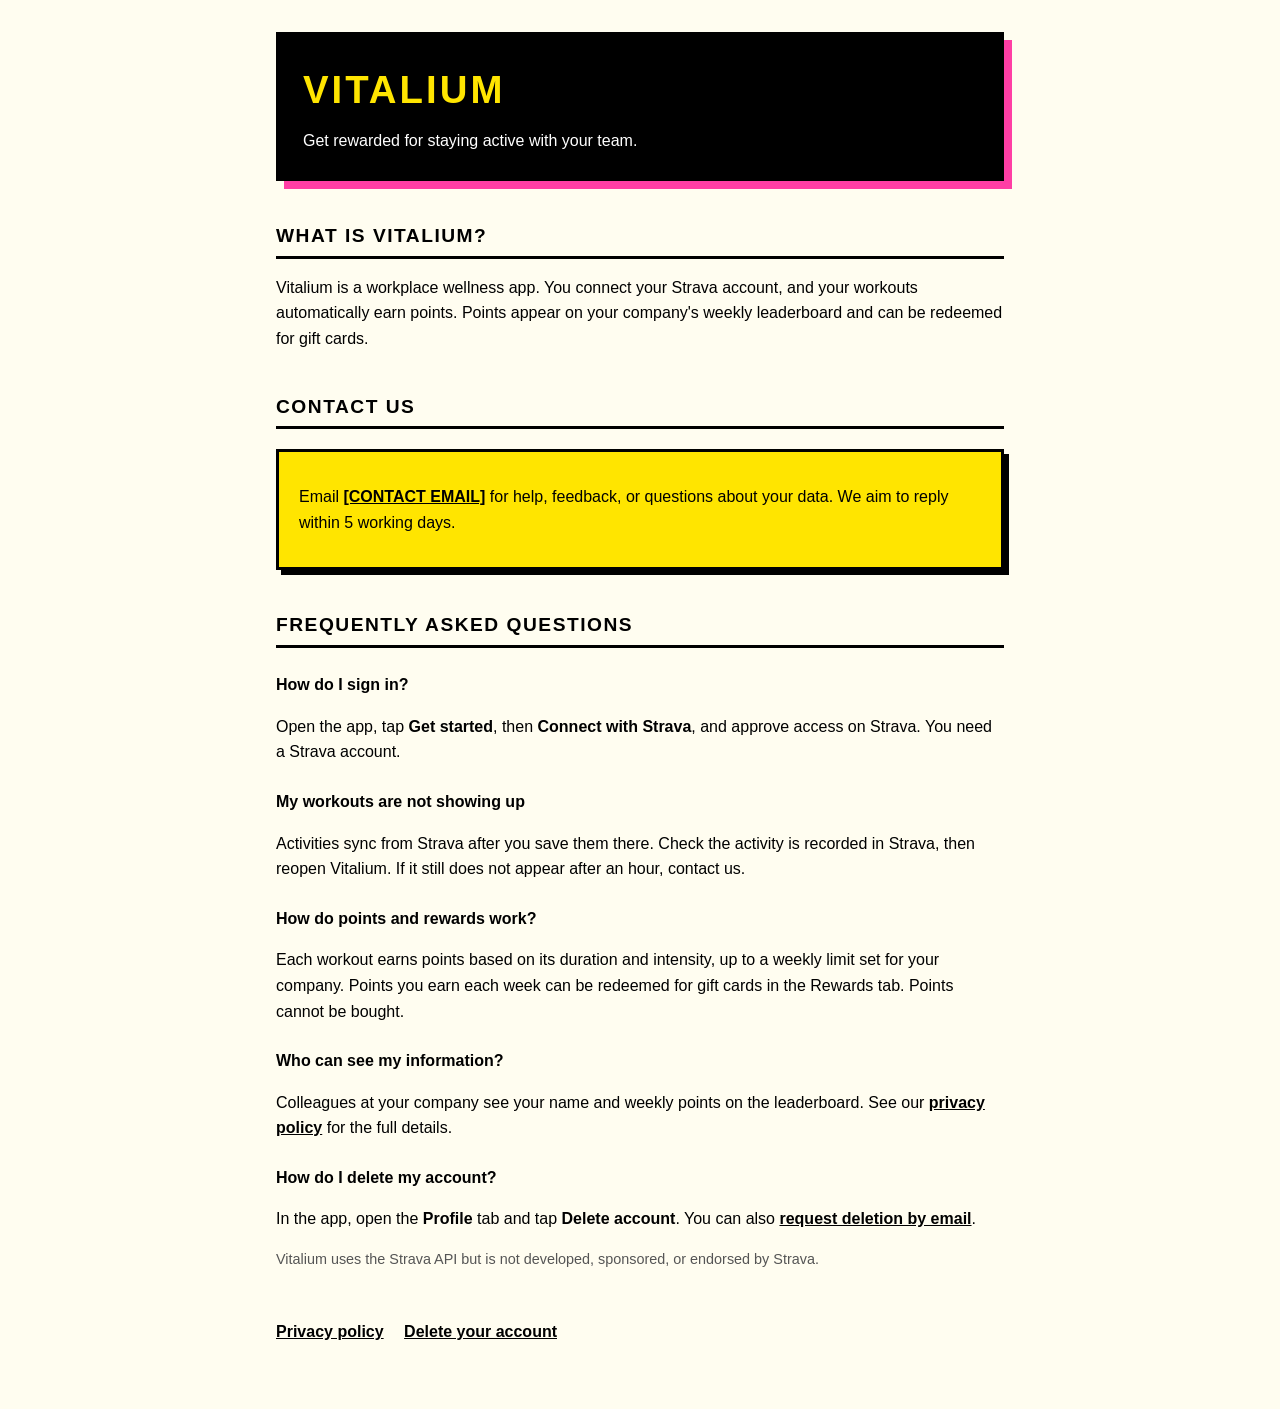
<file: index.html>
<!doctype html>
<html lang="en">
<head>
  <meta charset="utf-8">
  <meta name="viewport" content="width=device-width, initial-scale=1">
  <title>Vitalium Support</title>
  <meta name="description" content="Help and contact details for the Vitalium app.">
  <link rel="stylesheet" href="style.css">
</head>
<body>
<main>
  <header class="hero">
    <h1>Vitalium</h1>
    <p>Get rewarded for staying active with your team.</p>
  </header>

  <h2>What is Vitalium?</h2>
  <p>
    Vitalium is a workplace wellness app. You connect your Strava account, and your workouts
    automatically earn points. Points appear on your company's weekly leaderboard and can be
    redeemed for gift cards.
  </p>

  <h2>Contact us</h2>
  <div class="box yellow">
    <p>
      Email <a href="mailto:[CONTACT EMAIL]">[CONTACT EMAIL]</a> for help, feedback, or questions
      about your data. We aim to reply within 5 working days.
    </p>
  </div>

  <h2>Frequently asked questions</h2>

  <h3>How do I sign in?</h3>
  <p>
    Open the app, tap <strong>Get started</strong>, then <strong>Connect with Strava</strong>,
    and approve access on Strava. You need a Strava account.
  </p>

  <h3>My workouts are not showing up</h3>
  <p>
    Activities sync from Strava after you save them there. Check the activity is recorded in Strava,
    then reopen Vitalium. If it still does not appear after an hour, contact us.
  </p>

  <h3>How do points and rewards work?</h3>
  <p>
    Each workout earns points based on its duration and intensity, up to a weekly limit set for your
    company. Points you earn each week can be redeemed for gift cards in the Rewards tab. Points
    cannot be bought.
  </p>

  <h3>Who can see my information?</h3>
  <p>
    Colleagues at your company see your name and weekly points on the leaderboard. See our
    <a href="privacy.html">privacy policy</a> for the full details.
  </p>

  <h3>How do I delete my account?</h3>
  <p>
    In the app, open the <strong>Profile</strong> tab and tap <strong>Delete account</strong>.
    You can also <a href="delete-account.html">request deletion by email</a>.
  </p>

  <p class="muted">
    Vitalium uses the Strava API but is not developed, sponsored, or endorsed by Strava.
  </p>

  <nav>
    <a href="privacy.html">Privacy policy</a>
    <a href="delete-account.html">Delete your account</a>
  </nav>
</main>
</body>
</html>
</file>
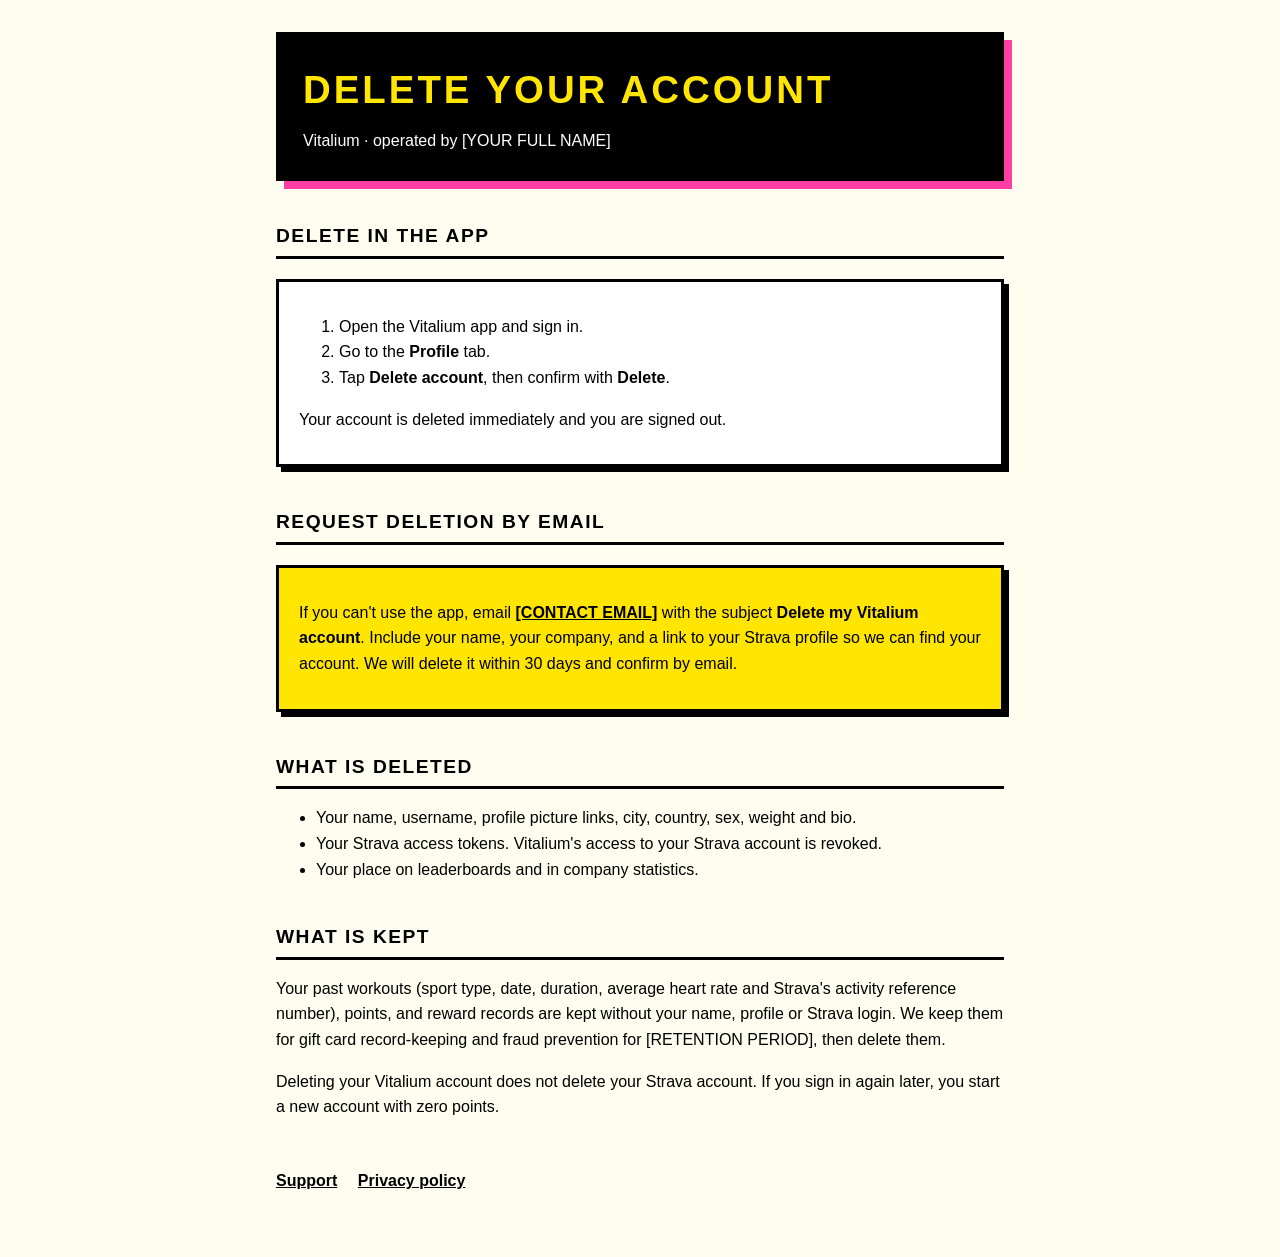
<file: delete-account.html>
<!doctype html>
<html lang="en">
<head>
  <meta charset="utf-8">
  <meta name="viewport" content="width=device-width, initial-scale=1">
  <title>Delete Your Vitalium Account</title>
  <meta name="description" content="How to delete your Vitalium account and what happens to your data.">
  <link rel="stylesheet" href="style.css">
</head>
<body>
<main>
  <header class="hero">
    <h1>Delete your account</h1>
    <p>Vitalium &middot; operated by [YOUR FULL NAME]</p>
  </header>

  <h2>Delete in the app</h2>
  <div class="box">
    <ol>
      <li>Open the Vitalium app and sign in.</li>
      <li>Go to the <strong>Profile</strong> tab.</li>
      <li>Tap <strong>Delete account</strong>, then confirm with <strong>Delete</strong>.</li>
    </ol>
    <p>Your account is deleted immediately and you are signed out.</p>
  </div>

  <h2>Request deletion by email</h2>
  <div class="box yellow">
    <p>
      If you can't use the app, email <a href="mailto:[CONTACT EMAIL]?subject=Delete%20my%20Vitalium%20account">[CONTACT EMAIL]</a>
      with the subject <strong>Delete my Vitalium account</strong>. Include your name, your company,
      and a link to your Strava profile so we can find your account. We will delete it within 30 days
      and confirm by email.
    </p>
  </div>

  <h2>What is deleted</h2>
  <ul>
    <li>Your name, username, profile picture links, city, country, sex, weight and bio.</li>
    <li>Your Strava access tokens. Vitalium's access to your Strava account is revoked.</li>
    <li>Your place on leaderboards and in company statistics.</li>
  </ul>

  <h2>What is kept</h2>
  <p>
    Your past workouts (sport type, date, duration, average heart rate and Strava's activity reference
    number), points, and reward records are kept without your name, profile or Strava login. We keep
    them for gift card record-keeping and fraud prevention for [RETENTION PERIOD], then delete them.
  </p>
  <p>
    Deleting your Vitalium account does not delete your Strava account. If you sign in again later,
    you start a new account with zero points.
  </p>

  <nav>
    <a href="index.html">Support</a>
    <a href="privacy.html">Privacy policy</a>
  </nav>
</main>
</body>
</html>
</file>
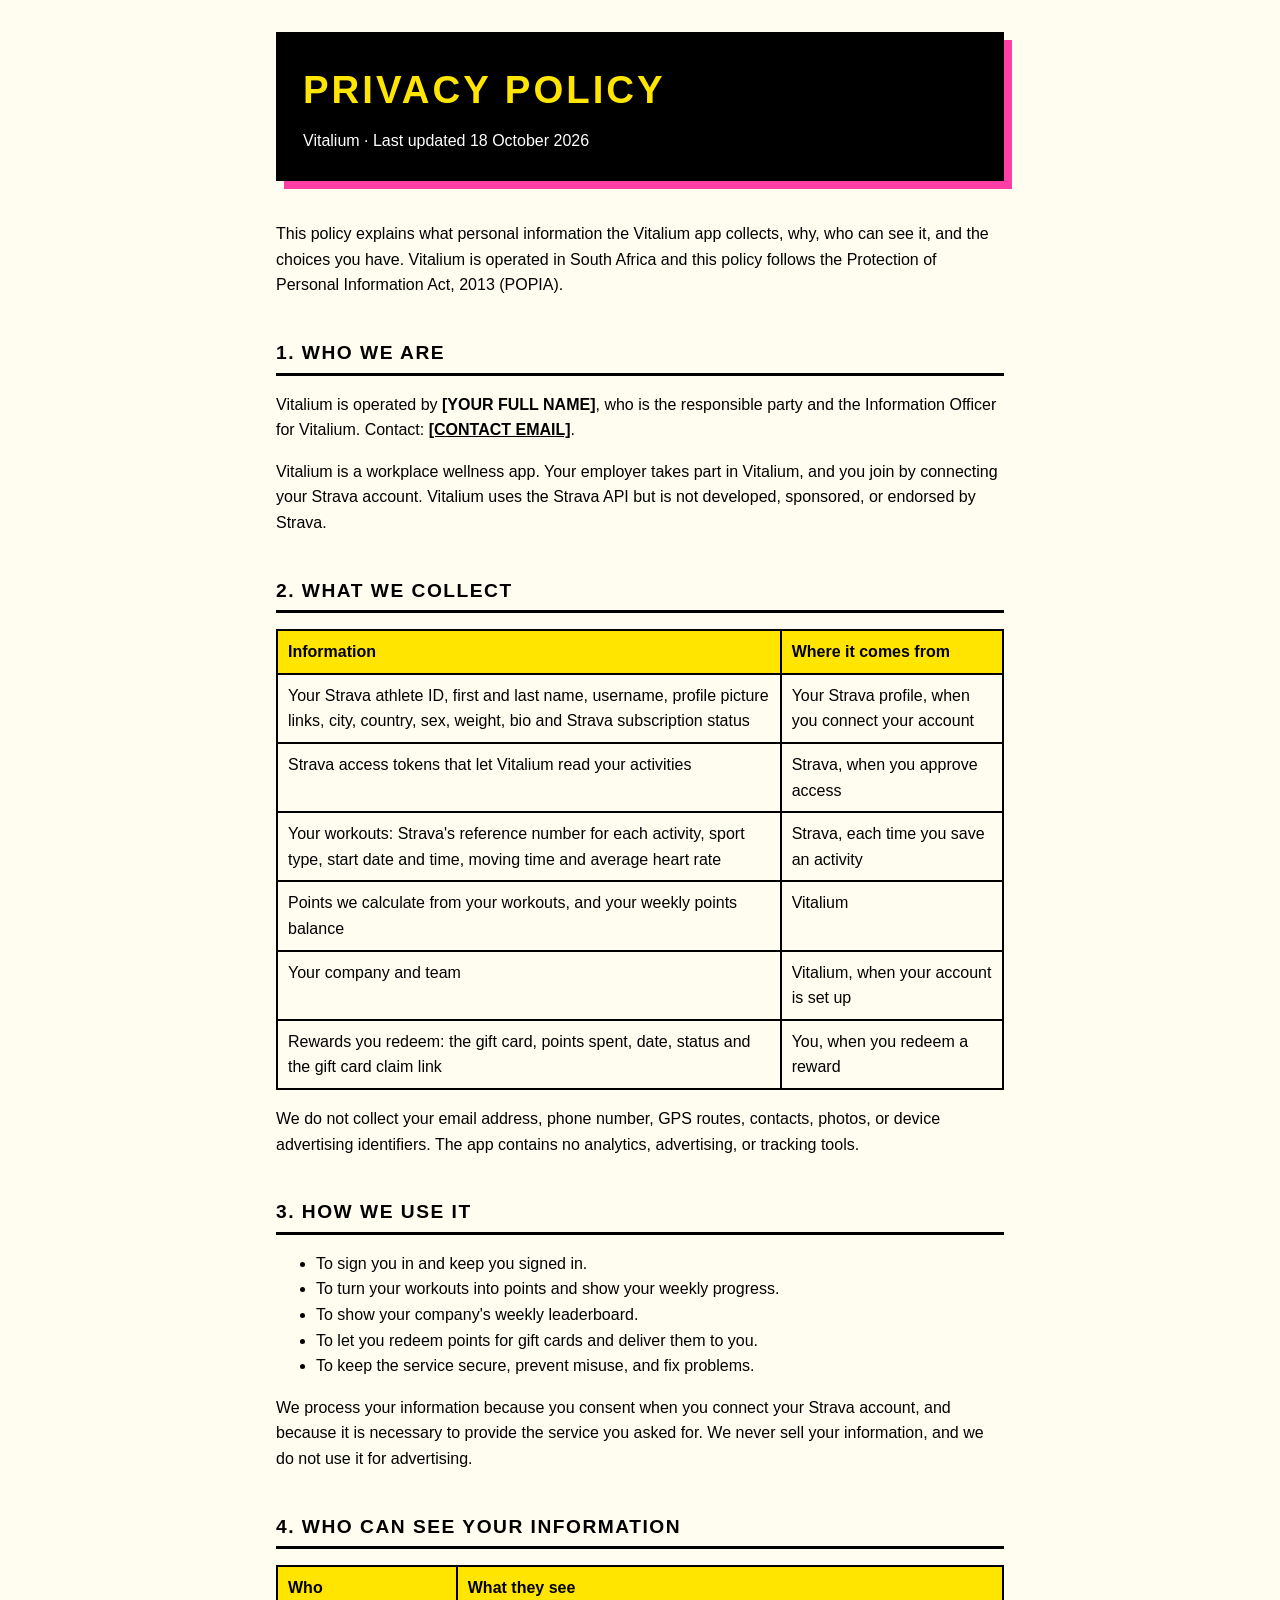
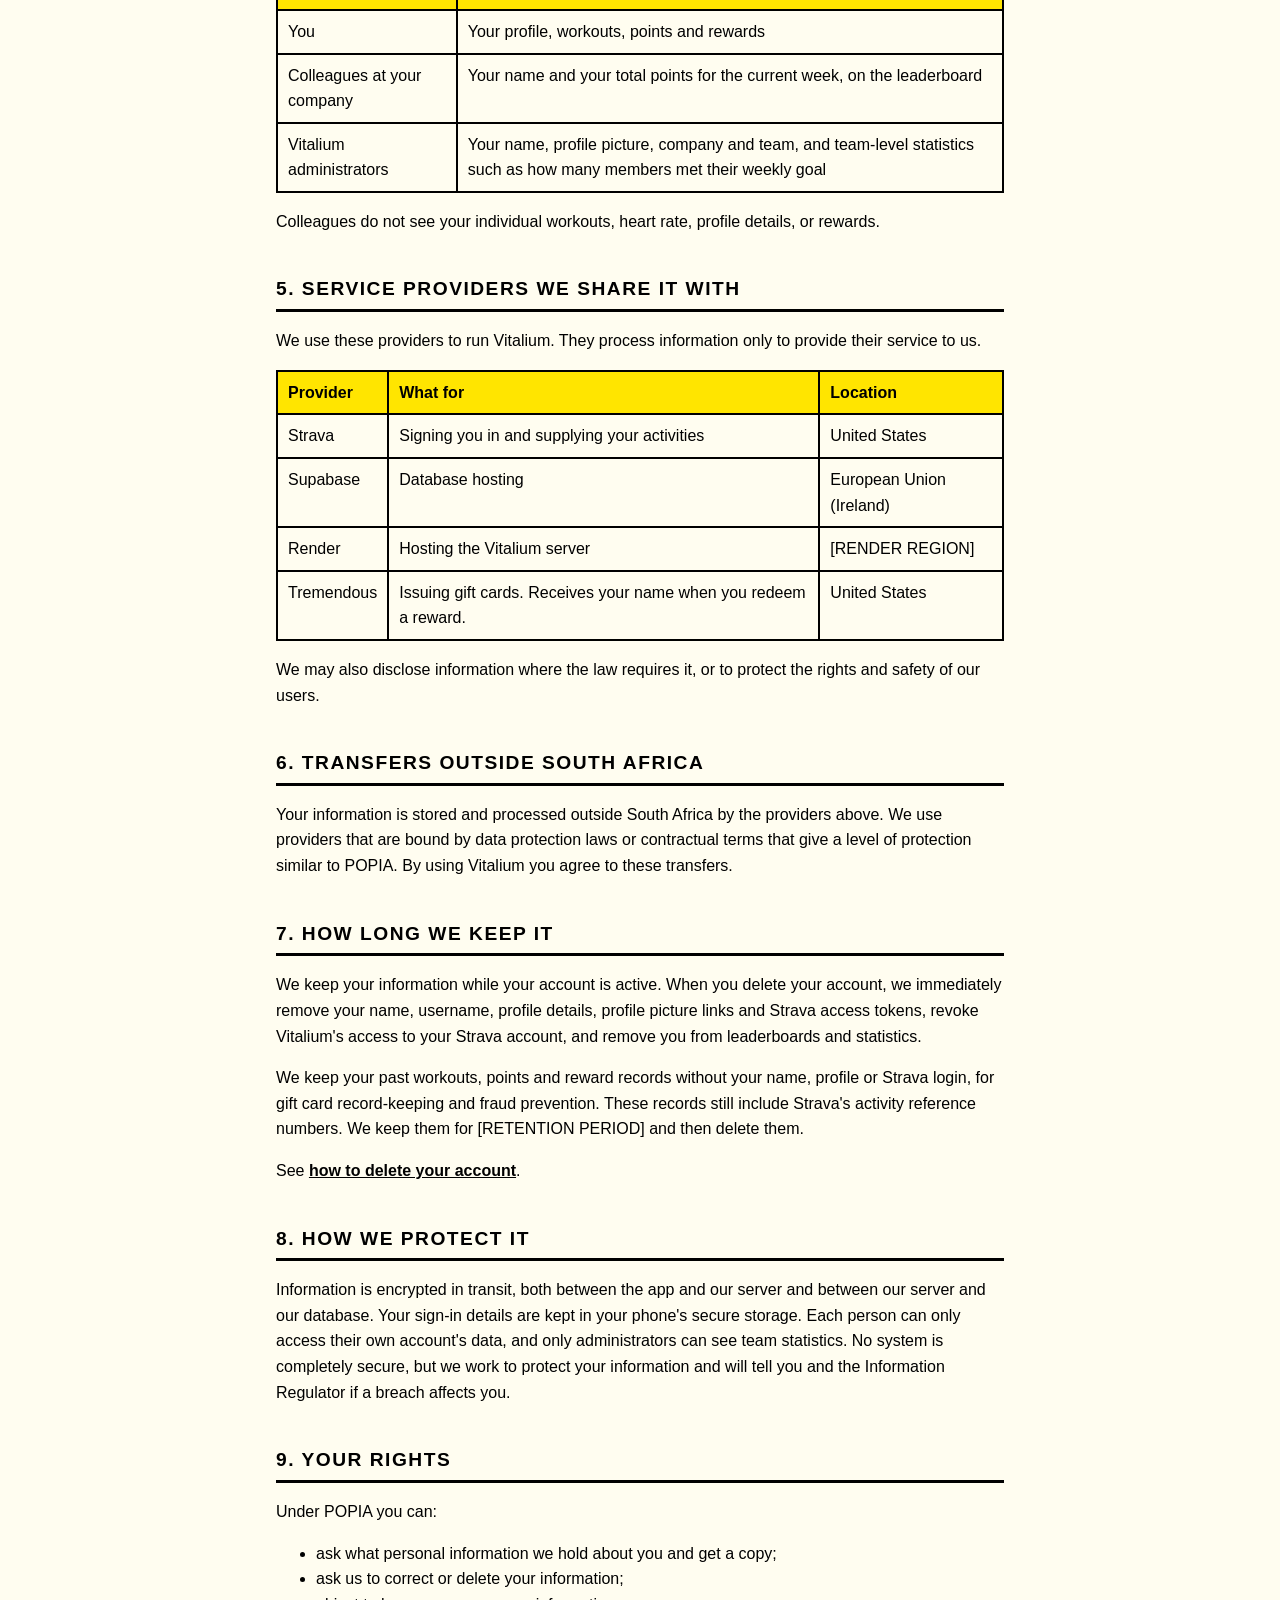
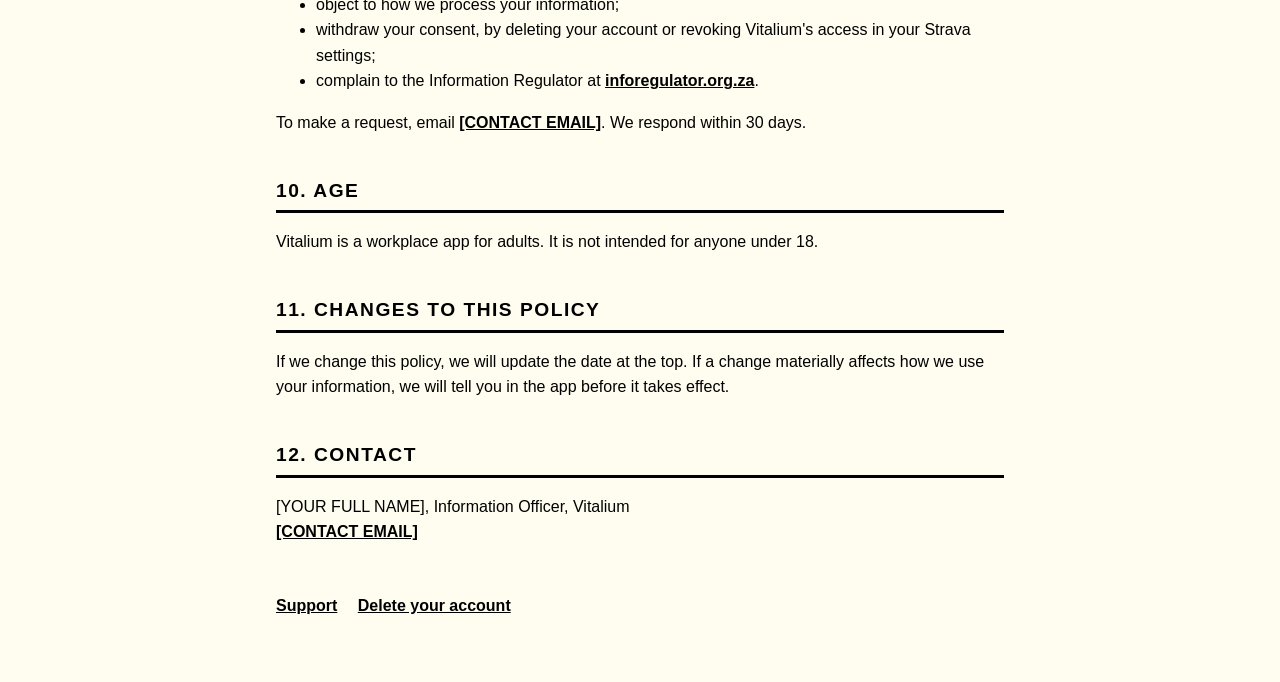
<file: privacy.html>
<!doctype html>
<html lang="en">
<head>
  <meta charset="utf-8">
  <meta name="viewport" content="width=device-width, initial-scale=1">
  <title>Vitalium Privacy Policy</title>
  <meta name="description" content="How the Vitalium app collects, uses, shares and protects your personal information.">
  <link rel="stylesheet" href="style.css">
</head>
<body>
<main>
  <header class="hero">
    <h1>Privacy Policy</h1>
    <p>Vitalium &middot; Last updated 18 October 2026</p>
  </header>

  <p>
    This policy explains what personal information the Vitalium app collects, why, who can see it,
    and the choices you have. Vitalium is operated in South Africa and this policy follows the
    Protection of Personal Information Act, 2013 (POPIA).
  </p>

  <h2>1. Who we are</h2>
  <p>
    Vitalium is operated by <strong>[YOUR FULL NAME]</strong>, who is the responsible party and the
    Information Officer for Vitalium. Contact: <a href="mailto:[CONTACT EMAIL]">[CONTACT EMAIL]</a>.
  </p>
  <p>
    Vitalium is a workplace wellness app. Your employer takes part in Vitalium, and you join by
    connecting your Strava account. Vitalium uses the Strava API but is not developed, sponsored,
    or endorsed by Strava.
  </p>

  <h2>2. What we collect</h2>
  <table>
    <tr><th>Information</th><th>Where it comes from</th></tr>
    <tr>
      <td>Your Strava athlete ID, first and last name, username, profile picture links, city, country,
        sex, weight, bio and Strava subscription status</td>
      <td>Your Strava profile, when you connect your account</td>
    </tr>
    <tr>
      <td>Strava access tokens that let Vitalium read your activities</td>
      <td>Strava, when you approve access</td>
    </tr>
    <tr>
      <td>Your workouts: Strava's reference number for each activity, sport type, start date and time,
        moving time and average heart rate</td>
      <td>Strava, each time you save an activity</td>
    </tr>
    <tr>
      <td>Points we calculate from your workouts, and your weekly points balance</td>
      <td>Vitalium</td>
    </tr>
    <tr>
      <td>Your company and team</td>
      <td>Vitalium, when your account is set up</td>
    </tr>
    <tr>
      <td>Rewards you redeem: the gift card, points spent, date, status and the gift card claim link</td>
      <td>You, when you redeem a reward</td>
    </tr>
  </table>
  <p>
    We do not collect your email address, phone number, GPS routes, contacts, photos, or device
    advertising identifiers. The app contains no analytics, advertising, or tracking tools.
  </p>

  <h2>3. How we use it</h2>
  <ul>
    <li>To sign you in and keep you signed in.</li>
    <li>To turn your workouts into points and show your weekly progress.</li>
    <li>To show your company's weekly leaderboard.</li>
    <li>To let you redeem points for gift cards and deliver them to you.</li>
    <li>To keep the service secure, prevent misuse, and fix problems.</li>
  </ul>
  <p>
    We process your information because you consent when you connect your Strava account, and
    because it is necessary to provide the service you asked for. We never sell your information,
    and we do not use it for advertising.
  </p>

  <h2>4. Who can see your information</h2>
  <table>
    <tr><th>Who</th><th>What they see</th></tr>
    <tr><td>You</td><td>Your profile, workouts, points and rewards</td></tr>
    <tr><td>Colleagues at your company</td><td>Your name and your total points for the current week, on the leaderboard</td></tr>
    <tr><td>Vitalium administrators</td><td>Your name, profile picture, company and team, and team-level statistics such as how many members met their weekly goal</td></tr>
  </table>
  <p>
    Colleagues do not see your individual workouts, heart rate, profile details, or rewards.
  </p>

  <h2>5. Service providers we share it with</h2>
  <p>We use these providers to run Vitalium. They process information only to provide their service to us.</p>
  <table>
    <tr><th>Provider</th><th>What for</th><th>Location</th></tr>
    <tr><td>Strava</td><td>Signing you in and supplying your activities</td><td>United States</td></tr>
    <tr><td>Supabase</td><td>Database hosting</td><td>European Union (Ireland)</td></tr>
    <tr><td>Render</td><td>Hosting the Vitalium server</td><td>[RENDER REGION]</td></tr>
    <tr><td>Tremendous</td><td>Issuing gift cards. Receives your name when you redeem a reward.</td><td>United States</td></tr>
  </table>
  <p>
    We may also disclose information where the law requires it, or to protect the rights and safety
    of our users.
  </p>

  <h2>6. Transfers outside South Africa</h2>
  <p>
    Your information is stored and processed outside South Africa by the providers above. We use
    providers that are bound by data protection laws or contractual terms that give a level of
    protection similar to POPIA. By using Vitalium you agree to these transfers.
  </p>

  <h2>7. How long we keep it</h2>
  <p>
    We keep your information while your account is active. When you delete your account, we
    immediately remove your name, username, profile details, profile picture links and Strava access
    tokens, revoke Vitalium's access to your Strava account, and remove you from leaderboards and
    statistics.
  </p>
  <p>
    We keep your past workouts, points and reward records without your name, profile or Strava login,
    for gift card record-keeping and fraud prevention. These records still include Strava's activity
    reference numbers. We keep them for [RETENTION PERIOD] and then delete them.
  </p>
  <p>See <a href="delete-account.html">how to delete your account</a>.</p>

  <h2>8. How we protect it</h2>
  <p>
    Information is encrypted in transit, both between the app and our server and between our server
    and our database. Your sign-in details are kept in your phone's secure storage.
    Each person can only access their own account's data, and only administrators can see team
    statistics. No system is completely secure, but we work to protect your information and will tell
    you and the Information Regulator if a breach affects you.
  </p>

  <h2>9. Your rights</h2>
  <p>Under POPIA you can:</p>
  <ul>
    <li>ask what personal information we hold about you and get a copy;</li>
    <li>ask us to correct or delete your information;</li>
    <li>object to how we process your information;</li>
    <li>withdraw your consent, by deleting your account or revoking Vitalium's access in your Strava settings;</li>
    <li>complain to the Information Regulator at <a href="https://inforegulator.org.za">inforegulator.org.za</a>.</li>
  </ul>
  <p>To make a request, email <a href="mailto:[CONTACT EMAIL]">[CONTACT EMAIL]</a>. We respond within 30 days.</p>

  <h2>10. Age</h2>
  <p>Vitalium is a workplace app for adults. It is not intended for anyone under 18.</p>

  <h2>11. Changes to this policy</h2>
  <p>
    If we change this policy, we will update the date at the top. If a change materially affects
    how we use your information, we will tell you in the app before it takes effect.
  </p>

  <h2>12. Contact</h2>
  <p>
    [YOUR FULL NAME], Information Officer, Vitalium<br>
    <a href="mailto:[CONTACT EMAIL]">[CONTACT EMAIL]</a>
  </p>

  <nav>
    <a href="index.html">Support</a>
    <a href="delete-account.html">Delete your account</a>
  </nav>
</main>
</body>
</html>
</file>
<file: style.css>
/* Shared styles for the Vitalium website, matching the app's neo-brutalist look */
:root {
  --black: #000000;
  --cream: #FFFDF0;
  --yellow: #FFE500;
  --pink: #FF3EA5;
  --white: #FFFFFF;
}

* { box-sizing: border-box; }

body {
  margin: 0;
  background: var(--cream);
  color: var(--black);
  font-family: -apple-system, BlinkMacSystemFont, "Segoe UI", Roboto, Helvetica, Arial, sans-serif;
  line-height: 1.6;
}

main {
  max-width: 760px;
  margin: 0 auto;
  padding: 32px 16px 64px;
}

.hero {
  background: var(--black);
  color: var(--yellow);
  border: 3px solid var(--black);
  box-shadow: 8px 8px 0 var(--pink);
  padding: 24px;
  margin-bottom: 40px;
}

.hero h1 {
  margin: 0;
  font-size: 2.4rem;
  font-weight: 900;
  letter-spacing: 3px;
  text-transform: uppercase;
}

.hero p { margin: 8px 0 0; color: var(--white); }

h2 {
  font-size: 1.2rem;
  font-weight: 900;
  letter-spacing: 1.5px;
  text-transform: uppercase;
  margin-top: 40px;
  border-bottom: 3px solid var(--black);
  padding-bottom: 4px;
}

h3 { font-size: 1rem; font-weight: 800; margin-top: 24px; }

a { color: var(--black); font-weight: 700; text-decoration: underline; }

.box {
  background: var(--white);
  border: 3px solid var(--black);
  box-shadow: 5px 5px 0 var(--black);
  padding: 16px 20px;
  margin: 20px 0;
}

.box.yellow { background: var(--yellow); }

table { width: 100%; border-collapse: collapse; margin: 16px 0; }
th, td { border: 2px solid var(--black); padding: 8px 10px; text-align: left; vertical-align: top; }
th { background: var(--yellow); font-weight: 800; }

nav { margin-top: 48px; font-weight: 700; }
nav a { margin-right: 16px; }

.muted { color: #555555; font-size: 0.9rem; }

@media (max-width: 520px) {
  .hero h1 { font-size: 1.8rem; }
  table, th, td { font-size: 0.9rem; }
}
</file>
